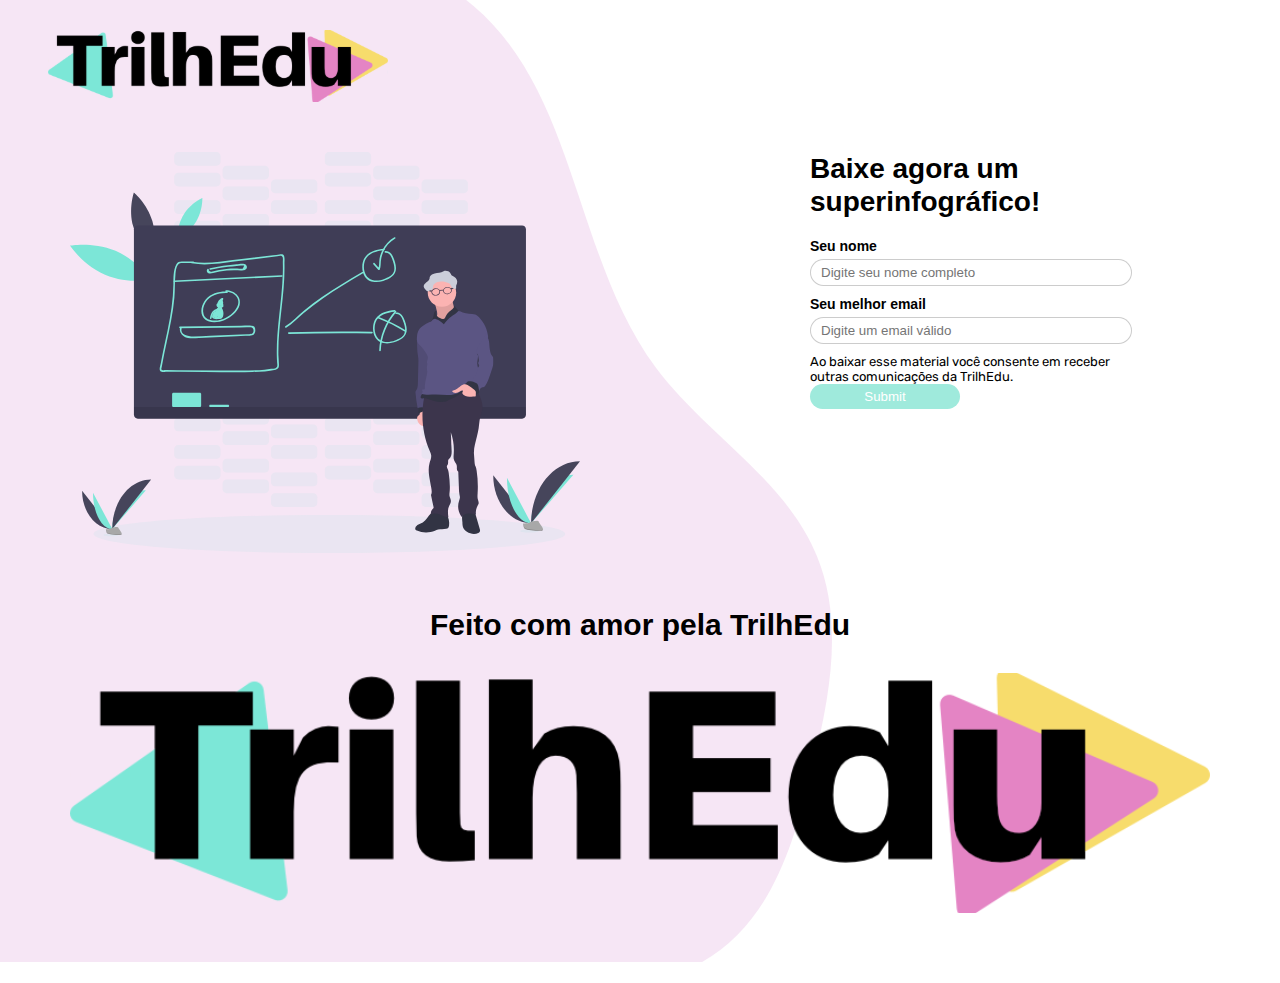
<file: downloadpage.html>
<!DOCTYPE html>
<html lang="en">

<head>
    <meta charset="UTF-8">
    <meta name="viewport" content="width=device-width, initial-scale=1.0">
    <title>TrilhEdu - Download</title>
    <link href="https://fonts.googleapis.com/css2?family=Roboto:wght@100;300;400;500;700;900&display=swap" rel="stylesheet">
    <link href="https://fonts.googleapis.com/css2?family=Rubik:wght@300;400;500;700;900&display=swap" rel="stylesheet">
    <link rel="stylesheet" href="downloadpage.css">
</head>

<body>
    <div class="container">
        <div class="logo">
            <img src="img/logo_escolatrilha.svg">
        </div>

        <div class="banner">
            <div class="app-text">
                <img src="/img/undraw_teaching_f1cm 1.svg">
            </div>

            <div class="infos">
                <h2>Baixe agora um superinfográfico!</h2>
                <form method="POST" action="https://smtl.gama.academy/leads/7f2b6f20-dcac-11ea-91f1-99fb0c9231dc">
                    <div class="infos-item">
                        <label for="nome"><b>Seu nome</b></label>
                        <input name="name" class="infos-input" type="text" pattern="^\D{2,}\s[\D\s]{2,}$" placeholder="Digite seu nome completo"
                            title="Digite seu nome completo" required />
                        
                    </div>
                    <div class="infos-item">
                        <label for="email"><b>Seu melhor email</b></label>
                        <input name="email" class="infos-input" type="email" title="Digite um email válido" placeholder="Digite um email válido"
                            id="email" required />    
                    </div>
                    <input name="redirectTo" type="hidden" value="https://trilhedu.netlify.app/thankspage.html"/><!--Trocar a URL pra quando subir o site-->
                    <input name="debugMode" type="hidden" value="true" />
                    <p id="optin">Ao baixar esse material você consente em receber<br>outras comunicações da TrilhEdu. </p>
                    <input type="submit" class="btn-submit" />
                </form>

            </div>
        </div>
        <div class="secao-3">
            <!--Rodapé-->
            <h1 id=titulo-3>Feito com amor pela TrilhEdu</h1>
            <img src="/img/logo_escolatrilha.svg" class="logo-footer">
        </div>
    </div>        
</body>

</html>
</file>
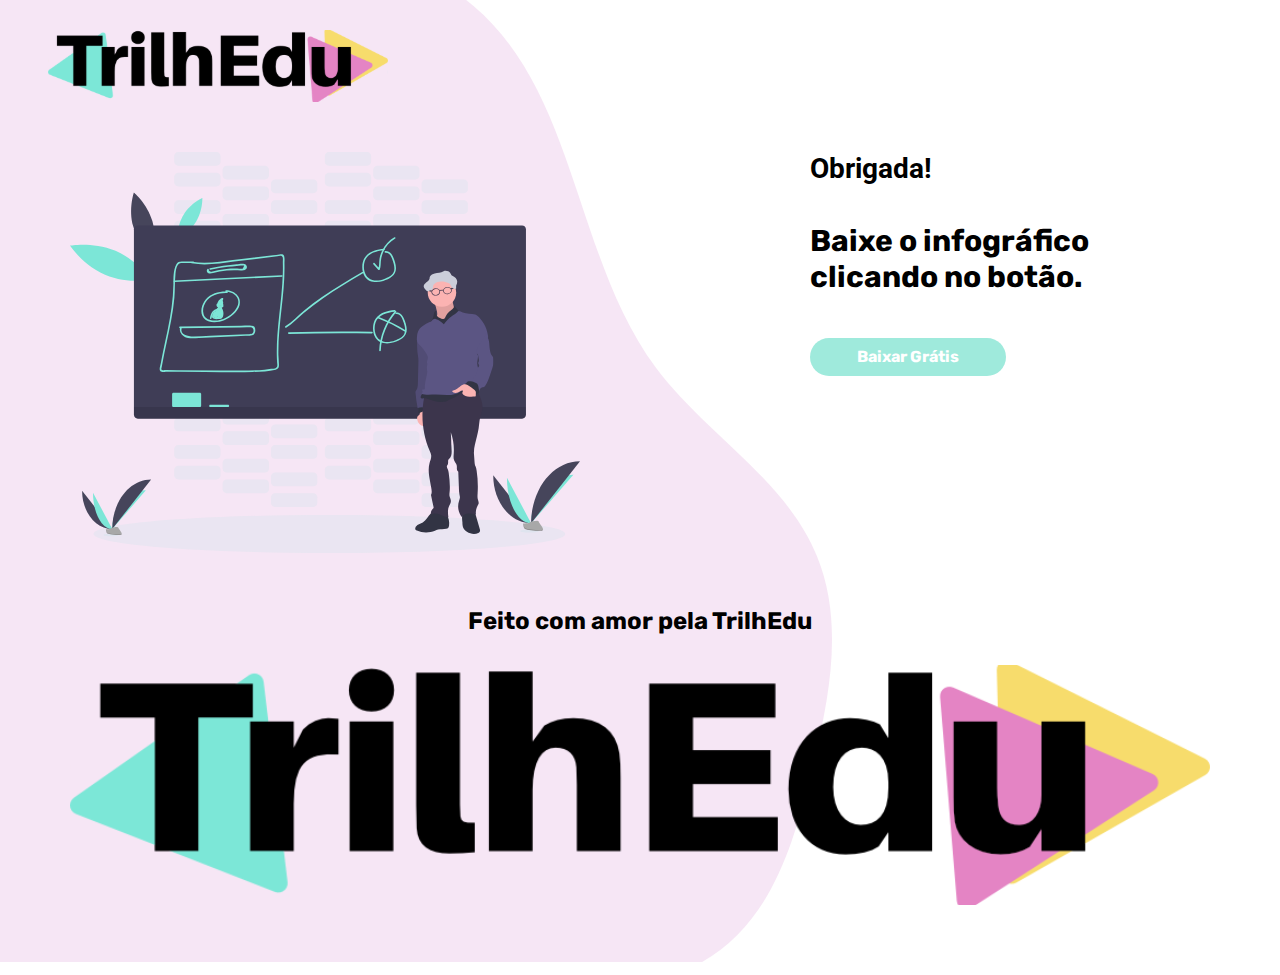
<file: thankspage.html>
<!DOCTYPE html>
<html lang="en">

<head>
    <meta charset="UTF-8">
    <meta name="viewport" content="width=device-width, initial-scale=1.0">
    <title>TrilhEdu - Thank You</title>
    <link href="https://fonts.googleapis.com/css2?family=Roboto:wght@100;300;400;500;700;900&display=swap" rel="stylesheet">
    <link href="https://fonts.googleapis.com/css2?family=Rubik:wght@300;400;500;700;900&display=swap" rel="stylesheet">
    <link rel="stylesheet" href="thankspage.css">    
</head>

<body>
    <div class="container">
        <div class="logo">
            <img src="img/logo_escolatrilha.svg">
        </div>

        <div class="banner">
            <div class="app-text">
                <img src="/img/undraw_teaching_f1cm 1.svg">
            </div>

            <div class="infos">
                <h2>Obrigada!</h2>
                <p class="infos-text">Baixe o infográfico clicando no botão.</p>
                <a href="https://drive.google.com/drive/u/4/folders/1K_FqGdFLyST2k83xv6X8lHDgeroPszLL" class="btn-submit">Baixar Grátis</a>
            </div>
        </div>
        <div class="secao-3">
            <!--Rodapé-->
            <h1 id=titulo-3>Feito com amor pela TrilhEdu</h1>
            <img src="/img/logo_escolatrilha.svg" class="logo-footer">
        </div>
    </div>        
</body>

</html>
</file>
<file: downloadpage.css>
:root {
    --color-green: rgb(159, 234, 220);
    --color-white: #ffffff;
}

body {
    background-image:url(/img/nemo_rosa.svg);
    background-attachment: fixed;
    background-repeat: no-repeat;
    background-position: left;
}
*{
    margin: 0;
    padding: 0;
    font-family: arial, sans-serif;
}

.container{
    width: 100%;
    max-width: 1140px;
    margin: 0 auto;
}

.logo img {
    width: 340px;
    margin-left: -22px;
    margin-bottom: 50px;
    display: block;
    margin-top: 30px;
    
    
}

.banner{
    display: grid;
    grid-template-columns: 1fr 400px;
    grid-column-gap: 80px;
    align-items: flex-start;
}

.app-text h1{
    font-size: 40px;
    text-align: left;
    line-height: 40px;
    margin-bottom: 60px;
    font-weight: 300;
    
}

.app-text p{
    font-size: 17px;
    line-height: 20px;
    width: 400px;
    margin-bottom: 50px;

    
}

.botao {
    background-color: var(--color-green);
    padding: 10px 25px;
    border-radius: 30px;
    color:var(--color-white);
}

.imagens{
    display: flex;
    flex-direction: column;
    align-items: center;
    margin-left: 70px;
    margin-right: 70px;
}

.secao-3 #titulo-3{
    text-align: center;
    font-size: 30px;
    line-height: 36px;
    display: block;
    width: 473px;
    margin: 0 auto 30px;

}

.secao-3 p{
    text-align: center;

}

.secao-3-content{
    display: flex;
    margin:60px 0;
}

.secao-3{
    margin:50px 0 70px;
    display: flex;
    justify-content: center;
    flex-direction: column;
}

.infos h2{
    font-size: 28px;
    line-height: 33px;
    width: 250px;
    margin: 0;
    margin-bottom: 20px;
}

.infos-input {
    border-radius: 30px;
    padding: 5px 10px;
    color: #454545;
    border: 1px solid rgba(0,0,0,0.2);
    display: block;
    width: 300px;
    outline: 0;
}

.infos label{
    display: block;
    margin-bottom: 5px;
    font-size: 14px;
}

.infos-item{
    margin-bottom: 10px;
}

.btn-submit{
    background-color: var(--color-green);
    color: var(--color-white);
    padding: 5px 10px;
    border-radius: 30px;
    border: 0;
    outline: 0;
    width: 150px;
}

#optin{
    font-family: 'Rubik', sans-serif;
    font-size: 13px;
    margin-bottom: 10;
  }
</file>
<file: thankspage.css>
:root {
    --color-green: rgb(159, 234, 220);
    --color-white: #ffffff;
}


*{
    margin: 0;
    padding: 0;
}



html{
    font-size: 16px;
}
body {
    font-family: 'Roboto', sans-serif;
    background-image:url(/img/nemo_rosa.svg);
    background-attachment: fixed;
    background-repeat: no-repeat;
    background-position: left;
    
}

.container{
    width: 100%;
    max-width: 1140px;
    margin: 0 auto;
}

.logo img {
    width: 340px;
    margin-left: -22px;
    margin-bottom: 50px;
    display: block;
    margin-top: 30px;
    
    
}

.banner{
    display: grid;
    grid-template-columns: 1fr 400px;
    grid-column-gap: 80px;
    align-items: flex-start;
}

.app-text h1{
    font-size: 40px;
    text-align: left;
    line-height: 40px;
    margin-bottom: 60px;
    font-weight: 300;
    
}

.app-text p{
    font-size: 17px;
    line-height: 20px;
    width: 400px;
    margin-bottom: 50px;

    
}

.botao {
    background-color: var(--color-green);
    padding: 10px 25px;
    border-radius: 30px;
    color:var(--color-white);
}

.imagens{
    display: flex;
    flex-direction: column;
    align-items: center;
    margin-left: 70px;
    margin-right: 70px;
}

.secao-3 #titulo-3{
    text-align: center;
    font-size: 24px;
    line-height: 28px;
    display: block;
    width: 473px;
    margin: 0 auto 30px;
    font-family: 'Rubik', sans-serif;

}

.secao-3 p{
    text-align: center;

}

.secao-3-content{
    display: flex;
    margin:60px 0;
}

.secao-3{
    margin:50px 0 70px;
    display: flex;
    justify-content: center;
    flex-direction: column;
}

.infos h2{
    font-size: 28px;
    line-height: 33px;
    width: 250px;
    margin: 0;
    margin-bottom: 20px;
    

}

.infos-input {
    border-radius: 30px;
    padding: 5px 10px;
    color: #454545;
    border: 1px solid rgba(0,0,0,0.2);
    display: block;
    width: 300px;
    outline: 0;
}

.infos label{
    display: block;
    margin-bottom: 5px;
    font-size: 14px;
}

.infos-item{
    margin-bottom: 10px;
}

.infos .btn-submit{
    background-color: var(--color-green);
    color: var(--color-white);
    border-radius: 30px;
    border: 0;
    outline: 0;
    text-decoration: none;
    font-family: 'Rubik', sans-serif;
    width: 196px;
    line-height: 38px;
    display: block;
    text-align: center;
    font-weight: bold;
}

.infos-text{
    font-weight: bold;
    font-size: 30px;
    line-height: 36px;
    margin: 38px 0 43px;
    font-family: 'Rubik', sans-serif;
}
</file>
